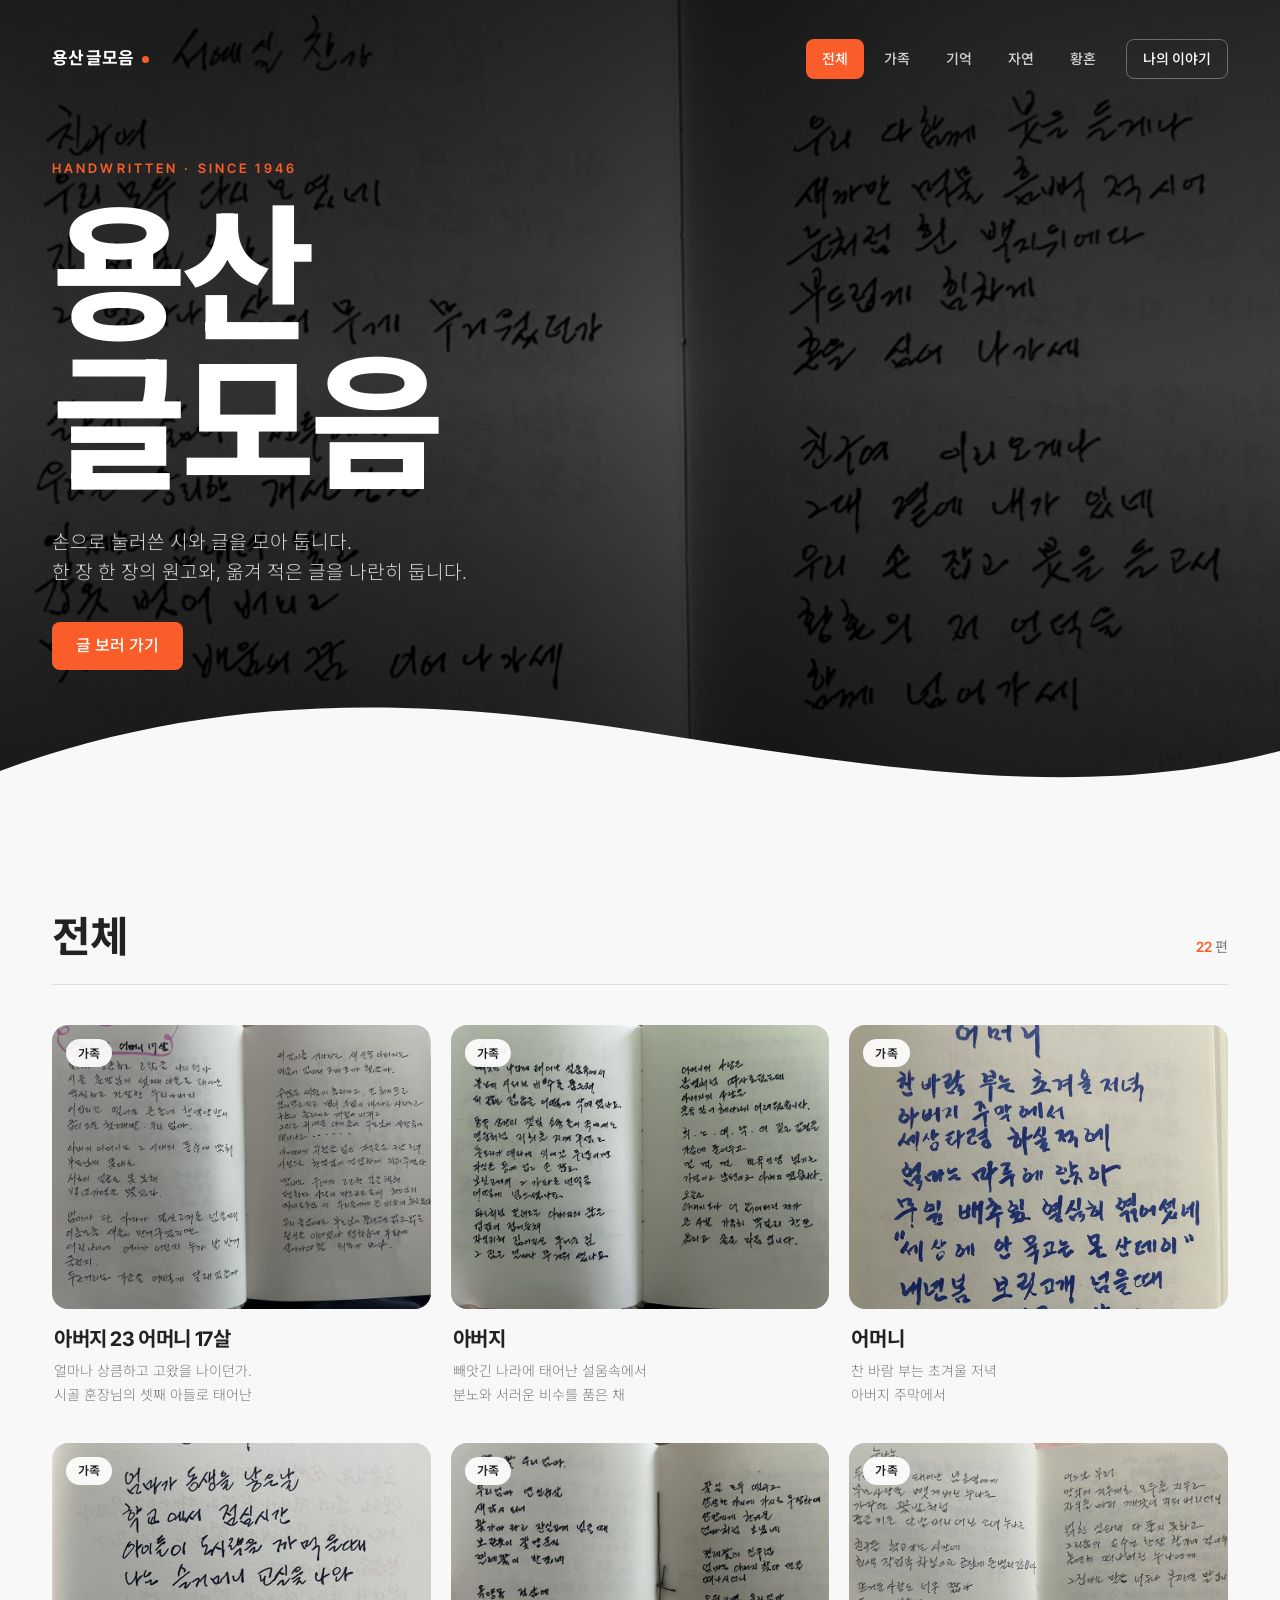
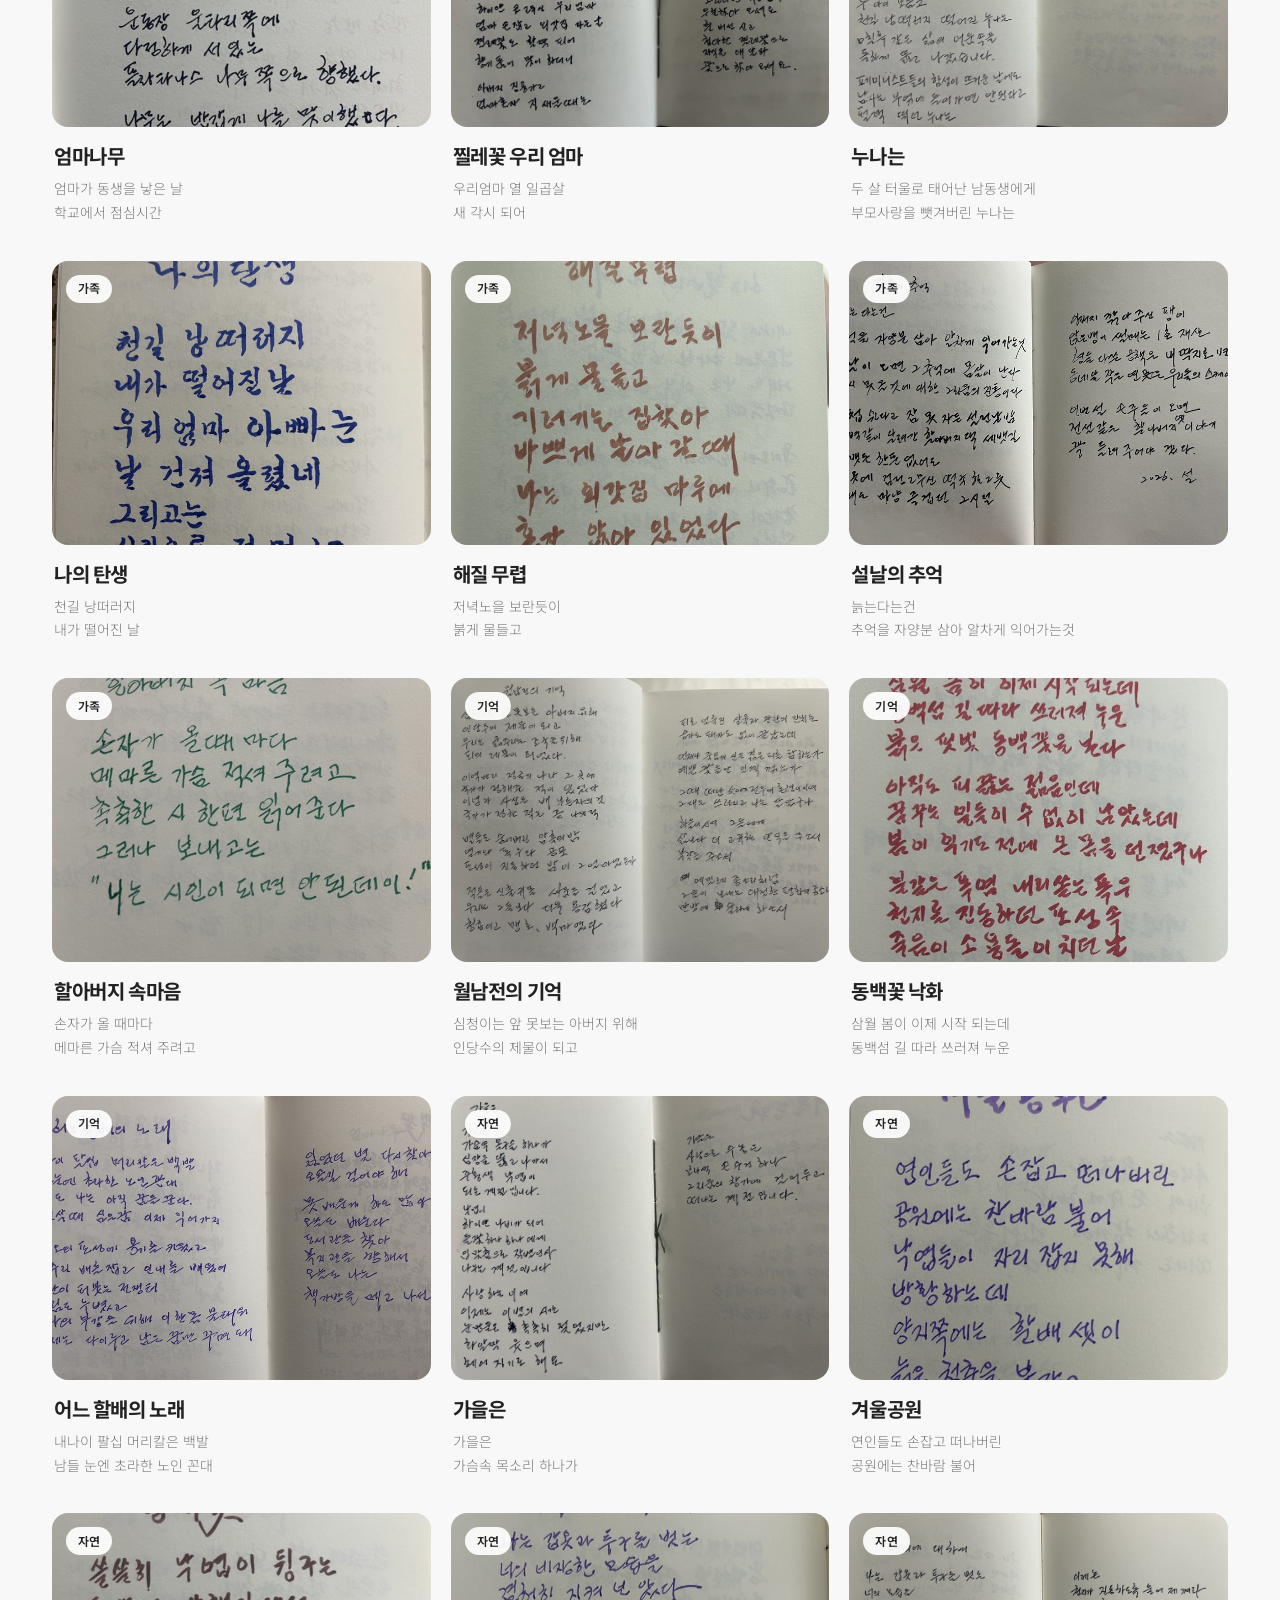
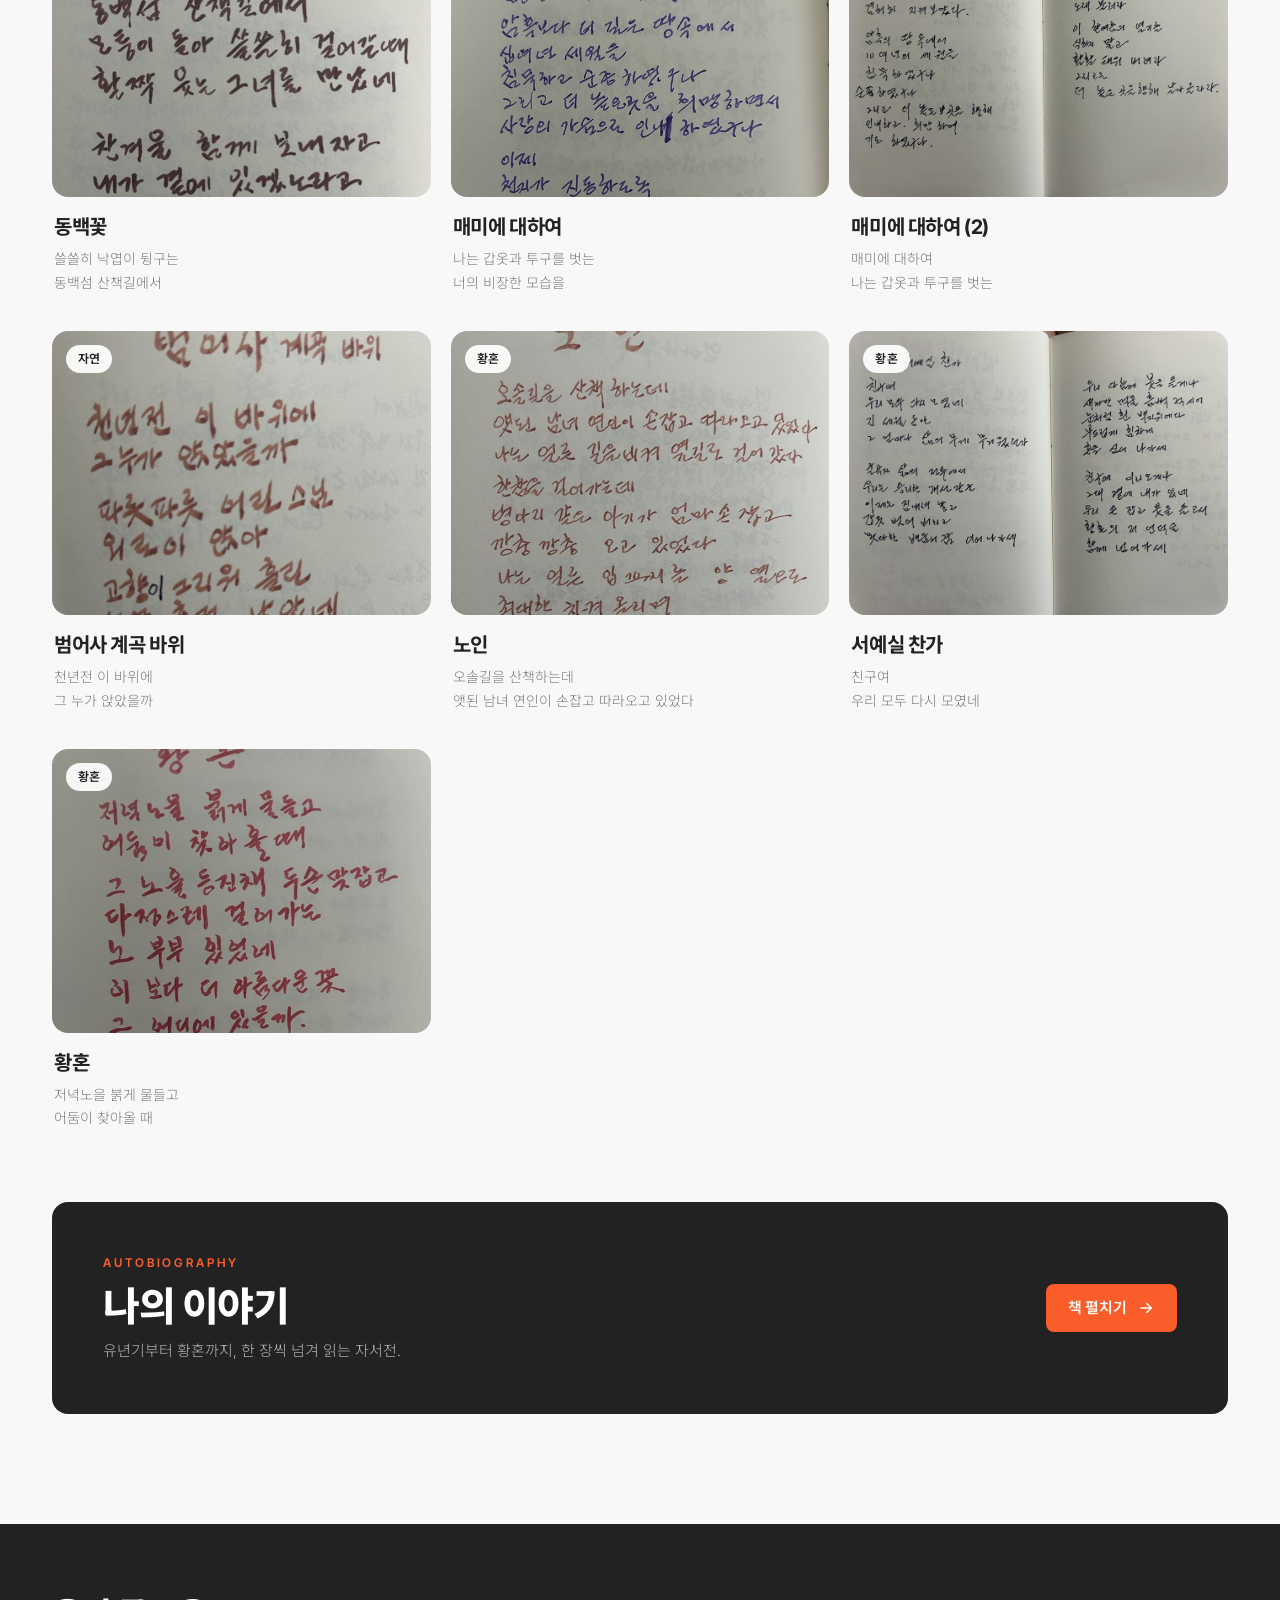
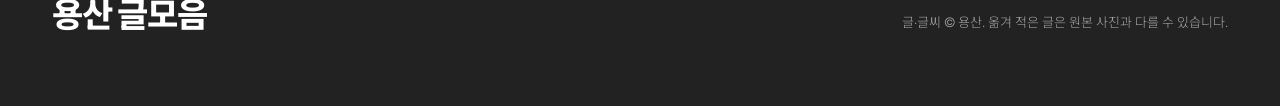
<file: index.html>
<!DOCTYPE html>
<html lang="ko">
<head>
<meta charset="utf-8">
<meta name="viewport" content="width=device-width, initial-scale=1">
<title>용산 글모음</title>
<meta name="description" content="손으로 눌러쓴 시와 글을 모아 둔 곳, 용산 글모음.">
<meta name="theme-color" content="#F8F8F8">
<meta property="og:title" content="용산 글모음">
<meta property="og:description" content="손으로 눌러쓴 시와 글을 모아 둔 곳.">
<meta property="og:type" content="website">
<meta property="og:url" content="https://dknife.github.io/YS/">
<link rel="preconnect" href="https://fonts.googleapis.com">
<link rel="preconnect" href="https://fonts.gstatic.com" crossorigin>
<link href="https://fonts.googleapis.com/css2?family=Inter+Tight:wght@300;400;500;600;700;800&family=Noto+Sans+KR:wght@300;400;500;700;900&display=swap" rel="stylesheet">
<link rel="stylesheet" href="assets/style.css?v=20260803d">
<link rel="icon" href="data:image/svg+xml,<svg xmlns='http://www.w3.org/2000/svg' viewBox='0 0 32 32'><rect width='32' height='32' rx='7' fill='%23222'/><rect x='7' y='9' width='18' height='2.5' fill='%23fff'/><rect x='7' y='15' width='18' height='2.5' fill='%23fff'/><rect x='7' y='21' width='11' height='2.5' fill='%23FA5D29'/></svg>">
</head>
<body>

<a class="skip-link" href="#main">본문으로 건너뛰기</a>

<header class="header" id="header">
  <div class="header-inner">
    <a class="wordmark" href="#top">
      용산 글모음<span class="dot"></span>
    </a>

    <div class="header-right">
      <nav class="nav nav-filters" id="nav" aria-label="분류">
        <ul class="nav-list" id="nav-list"></ul>
      </nav>
      <a class="nav-book" href="book.html">나의 이야기</a>
    </div>
  </div>
</header>

<section class="hero" id="top">
  <div class="hero-media" aria-hidden="true"></div>
  <div class="hero-inner">
    <p class="hero-eyebrow reveal" style="--d:0ms">HANDWRITTEN &middot; SINCE 1946</p>
    <h1 class="hero-title">
      <span class="line"><span class="reveal" style="--d:80ms">용산</span></span>
      <span class="line"><span class="reveal" style="--d:200ms">글모음</span></span>
    </h1>
    <p class="hero-sub reveal" style="--d:340ms">
      손으로 눌러쓴 시와 글을 모아 둡니다.<br>
      한 장 한 장의 원고와, 옮겨 적은 글을 나란히 둡니다.
    </p>
    <a class="btn btn-accent reveal" href="#main" style="--d:460ms">글 보러 가기</a>
  </div>

  <div class="shape-divider" aria-hidden="true">
    <svg viewBox="0 0 1200 150" preserveAspectRatio="none">
      <path d="M0,150 L0,80 C180,10 360,0 600,40 C840,80 1020,110 1200,60 L1200,150 Z"></path>
    </svg>
  </div>
</section>

<main id="main">
  <div class="container">
    <div class="section-head">
      <h2 class="section-title" id="section-title">전체</h2>
      <p class="section-meta"><span id="count">0</span> 편</p>
    </div>

    <!-- 좁은 화면에서는 분류를 본문 위에 늘어놓는다 -->
    <nav class="filters-inline" id="filters-inline" aria-label="분류"></nav>

    <div class="grid" id="grid"></div>
    <p class="empty" id="empty" hidden>글이 없습니다.</p>

    <a class="banner" href="book.html">
      <div class="banner-text">
        <p class="banner-eyebrow">AUTOBIOGRAPHY</p>
        <h2 class="banner-title">나의 이야기</h2>
        <p class="banner-sub">유년기부터 황혼까지, 한 장씩 넘겨 읽는 자서전.</p>
      </div>
      <span class="banner-cta">
        책 펼치기
        <svg viewBox="0 0 24 24" aria-hidden="true"><path d="M5 12h14M13 6l6 6-6 6"/></svg>
      </span>
    </a>
  </div>
</main>

<footer class="footer">
  <div class="container footer-inner">
    <p class="footer-mark">용산 글모음</p>
    <p class="footer-note">
      글·글씨 &copy; 용산. 옮겨 적은 글은 원본 사진과 다를 수 있습니다.
    </p>
  </div>
</footer>

<div class="viewer" id="viewer" hidden role="dialog" aria-modal="true" aria-labelledby="viewer-title">
  <button class="ctrl ctrl-prev" id="viewer-prev" aria-label="이전 글">
    <svg viewBox="0 0 24 24" aria-hidden="true"><path d="M15 5l-7 7 7 7"/></svg>
  </button>
  <button class="ctrl ctrl-next" id="viewer-next" aria-label="다음 글">
    <svg viewBox="0 0 24 24" aria-hidden="true"><path d="M9 5l7 7-7 7"/></svg>
  </button>

  <div class="viewer-panel">
    <div class="viewer-head">
      <div>
        <p class="viewer-cat" id="viewer-cat"></p>
        <h2 id="viewer-title"></h2>
      </div>
      <span class="viewer-count" id="viewer-count"></span>
    </div>

    <div class="viewer-body">
      <figure class="viewer-figure">
        <button class="btn-close" id="viewer-close" type="button">닫기</button>
        <img id="viewer-img" alt="">
      </figure>
      <div class="viewer-side">
        <article class="viewer-text" id="viewer-text"></article>
        <button class="btn-close" id="viewer-close-end" type="button">닫기</button>
      </div>
    </div>
  </div>
</div>

<script src="assets/app.js?v=20260803d"></script>
</body>
</html>
</file>
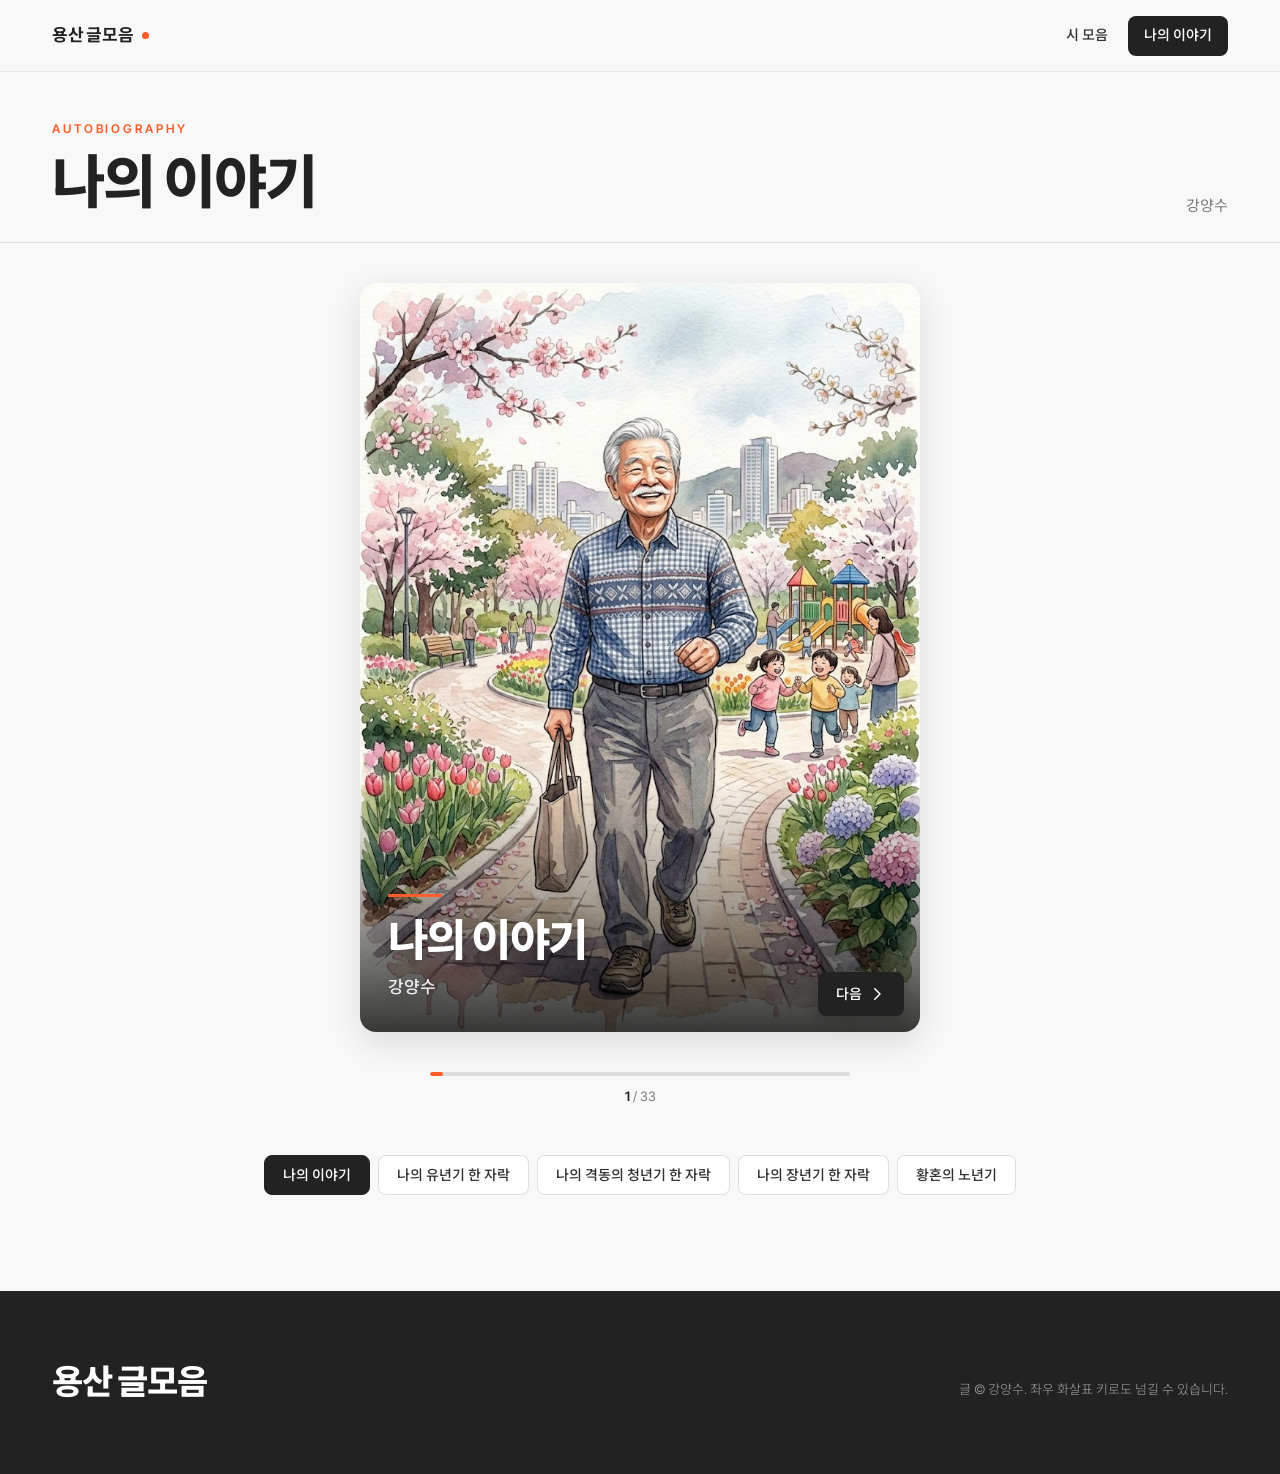
<file: book.html>
<!DOCTYPE html>
<html lang="ko">
<head>
<meta charset="utf-8">
<meta name="viewport" content="width=device-width, initial-scale=1">
<title>나의 이야기 — 용산 글모음</title>
<meta name="description" content="강양수의 자서전 「나의 이야기」를 그림과 함께 한 장씩 넘겨 읽습니다.">
<meta name="theme-color" content="#F8F8F8">
<meta property="og:title" content="나의 이야기 — 용산 글모음">
<meta property="og:description" content="그림과 함께 한 장씩 넘겨 읽는 자서전.">
<meta property="og:type" content="article">
<link rel="preconnect" href="https://fonts.googleapis.com">
<link rel="preconnect" href="https://fonts.gstatic.com" crossorigin>
<link href="https://fonts.googleapis.com/css2?family=Inter+Tight:wght@300;400;500;600;700;800&family=Noto+Sans+KR:wght@300;400;500;700;900&display=swap" rel="stylesheet">
<link rel="stylesheet" href="assets/style.css?v=20260803d">
<link rel="stylesheet" href="assets/book.css?v=20260803d">
<link rel="icon" href="data:image/svg+xml,<svg xmlns='http://www.w3.org/2000/svg' viewBox='0 0 32 32'><rect width='32' height='32' rx='7' fill='%23222'/><rect x='7' y='9' width='18' height='2.5' fill='%23fff'/><rect x='7' y='15' width='18' height='2.5' fill='%23fff'/><rect x='7' y='21' width='11' height='2.5' fill='%23FA5D29'/></svg>">
</head>
<body class="book-page">

<a class="skip-link" href="#stage">본문으로 건너뛰기</a>

<header class="header stuck" id="header">
  <div class="header-inner">
    <a class="wordmark" href="index.html">용산 글모음<span class="dot"></span></a>
    <nav class="nav" aria-label="주요">
      <ul class="nav-list">
        <li><a class="nav-link" href="index.html">시 모음</a></li>
        <li><a class="nav-link is-current" href="book.html" aria-current="page">나의 이야기</a></li>
      </ul>
    </nav>
  </div>
</header>

<main class="book-main">
  <div class="container book-head">
    <div>
      <p class="book-eyebrow">AUTOBIOGRAPHY</p>
      <h1 class="book-heading">나의 이야기</h1>
    </div>
    <p class="book-byline">강양수</p>
  </div>

  <div class="stage" id="stage">
    <div class="pages" id="pages" role="group" aria-label="책 본문"></div>
  </div>

  <div class="container controls">
    <div class="progress-wrap">
      <div class="progress" role="progressbar" aria-valuemin="1" aria-valuemax="1" aria-valuenow="1" id="progress">
        <span id="progress-bar"></span>
      </div>
      <p class="progress-label"><span id="page-label">1</span> / <span id="page-total">1</span></p>
    </div>
  </div>

  <nav class="toc container" id="toc" aria-label="목차"></nav>
</main>

<footer class="footer">
  <div class="container footer-inner">
    <p class="footer-mark">용산 글모음</p>
    <p class="footer-note">글 &copy; 강양수. 좌우 화살표 키로도 넘길 수 있습니다.</p>
  </div>
</footer>

<script src="assets/book.js?v=20260803d"></script>
</body>
</html>
</file>
<file: assets/style.css>
/* ==========================================================================
   용산 글모음 — DESIGN.md (Sutera style) 기반 테마
   미니멀 흑백 기조 + 오렌지 액센트
   ========================================================================== */

:root {
  /* 배경 */
  --bg: #F8F8F8;
  --bg-2: #EDEDED;
  --white: #FFFFFF;

  /* 텍스트 */
  --text: #222222;
  --text-2: #313131;
  --text-muted: #7a7a7a;

  /* 액센트 */
  --accent: #FA5D29;
  --cyan: #0693E3;

  /* 버튼 */
  --btn-bg: #222222;
  --btn-bg-hover: #383838;

  /* 형태 */
  --r-sm: 8px;
  --r-lg: 16px;
  --shadow: 0 2px 8px rgba(0, 0, 0, .1);
  --shadow-lg: 0 18px 50px rgba(0, 0, 0, .18);

  /* 레이아웃 */
  --max: 1300px;
  --pad: 52px;
  --gap: 20px;
  --header-h: 118px;
  --header-h-sticky: 71px;

  /* 모션 */
  --ease: cubic-bezier(.25, 1, .5, 1);
  --t: all .3s ease;

  --font: "Inter Tight", "Noto Sans KR", -apple-system, BlinkMacSystemFont, "Segoe UI", sans-serif;
}

* { box-sizing: border-box; }

html {
  -webkit-text-size-adjust: 100%;
  scroll-behavior: smooth;
  scroll-padding-top: var(--header-h-sticky);
}

body {
  margin: 0;
  background: var(--bg);
  color: var(--text);
  font-family: var(--font);
  font-size: 16px;
  font-weight: 400;
  line-height: 1.6;
  word-break: keep-all;
  -webkit-font-smoothing: antialiased;
}

h1, h2, h3 { line-height: 1.2; margin: 0; font-weight: 700; letter-spacing: -.02em; }
p { margin: 0; }
img { max-width: 100%; }

.container {
  width: 100%;
  max-width: var(--max);
  margin-inline: auto;
  padding-inline: var(--pad);
}

.skip-link {
  position: absolute;
  left: -9999px;
  top: 0;
  z-index: 200;
  background: var(--text);
  color: #fff;
  padding: 12px 20px;
  border-radius: 0 0 var(--r-sm) 0;
}
.skip-link:focus { left: 0; }

:focus-visible { outline: 2px solid var(--accent); outline-offset: 3px; }

/* ==========================================================================
   버튼
   ========================================================================== */

.btn {
  display: inline-flex;
  align-items: center;
  justify-content: center;
  height: 48px;
  padding: 0 24px;
  border: none;
  border-radius: var(--r-sm);
  background: var(--btn-bg);
  color: #fff;
  font: inherit;
  font-weight: 500;
  text-decoration: none;
  cursor: pointer;
  transition: background .3s ease, transform .3s ease;
}
.btn:hover { background: var(--btn-bg-hover); }
.btn-accent { background: var(--accent); }
.btn-accent:hover { background: #e04d1c; }

.link-accent {
  color: var(--accent);
  text-decoration: none;
  font-weight: 500;
  border-bottom: 1px solid transparent;
  transition: var(--t);
}
.link-accent:hover { border-bottom-color: var(--accent); }
.link-accent::after { content: " \2197"; }

/* ==========================================================================
   헤더
   ========================================================================== */

.header {
  position: fixed;
  inset: 0 0 auto 0;
  z-index: 100;
  height: var(--header-h);
  display: flex;
  align-items: center;
  transition: height .3s ease, background .3s ease, box-shadow .3s ease;
}

.header.stuck {
  height: var(--header-h-sticky);
  background: rgba(248, 248, 248, .88);
  backdrop-filter: saturate(160%) blur(12px);
  box-shadow: 0 1px 0 rgba(34, 34, 34, .08);
}

.header-inner {
  width: 100%;
  max-width: var(--max);
  margin-inline: auto;
  padding-inline: var(--pad);
  display: flex;
  align-items: center;
  justify-content: space-between;
  gap: var(--gap);
}

.wordmark {
  display: inline-flex;
  align-items: center;
  gap: 8px;
  color: #fff;
  font-size: 17px;
  font-weight: 700;
  letter-spacing: -.01em;
  text-decoration: none;
  transition: color .3s ease;
}
.header.stuck .wordmark { color: var(--text); }

.wordmark .dot {
  width: 7px;
  height: 7px;
  border-radius: 50%;
  background: var(--accent);
}

.nav {
  display: flex;
  align-items: center;
  gap: 4px;
}

.nav-list {
  display: flex;
  align-items: center;
  gap: 4px;
  margin: 0;
  padding: 0;
  list-style: none;
}

.nav-list button {
  height: 40px;
  padding: 0 16px;
  border: none;
  border-radius: var(--r-sm);
  background: transparent;
  color: rgba(255, 255, 255, .8);
  font: inherit;
  font-size: 14px;
  font-weight: 500;
  cursor: pointer;
  transition: var(--t);
}
.nav-list button:hover { color: #fff; background: rgba(255, 255, 255, .14); }
.nav-list button[aria-pressed="true"] { background: var(--accent); color: #fff; }

.header.stuck .nav-list button { color: var(--text-2); }
.header.stuck .nav-list button:hover { background: var(--bg-2); color: var(--text); }
.header.stuck .nav-list button[aria-pressed="true"] { background: var(--btn-bg); color: #fff; }

.header-right {
  display: flex;
  align-items: center;
  gap: 4px;
}

/* 좁은 화면에서 본문 위에 놓이는 분류 줄 (가로 스크롤) */
.filters-inline {
  display: none;
  gap: 8px;
  margin: -18px 0 30px;
  padding-bottom: 4px;
  overflow-x: auto;
  scrollbar-width: none;
  -ms-overflow-style: none;
  scroll-snap-type: x proximity;
  -webkit-overflow-scrolling: touch;
}
.filters-inline::-webkit-scrollbar { display: none; }

.filters-inline button {
  flex: none;
  height: 40px;
  padding: 0 18px;
  border: 1px solid rgba(34, 34, 34, .14);
  border-radius: var(--r-sm);
  background: var(--white);
  color: var(--text-2);
  font: inherit;
  font-size: 14px;
  font-weight: 500;
  cursor: pointer;
  scroll-snap-align: start;
  transition: var(--t);
}
.filters-inline button[aria-pressed="true"] {
  background: var(--btn-bg);
  border-color: var(--btn-bg);
  color: #fff;
}

/* ==========================================================================
   히어로
   ========================================================================== */

.hero {
  position: relative;
  min-height: 82vh;
  display: flex;
  align-items: center;
  background: #1a1a1a;
  overflow: hidden;
  isolation: isolate;
}

.hero-media {
  position: absolute;
  inset: 0;
  z-index: -1;
  background-image: url("thumbs/%EC%84%9C%EC%98%88%EC%8B%A4%20%EC%B0%AC%EA%B0%80.jpg");
  background-size: cover;
  background-position: center 38%;
  filter: grayscale(1) brightness(.42) contrast(1.05);
  transform: scale(1.04);
  animation: heroZoom 14s ease-out forwards;
}

@keyframes heroZoom {
  from { transform: scale(1.12); }
  to   { transform: scale(1.02); }
}

.hero-media::after {
  content: "";
  position: absolute;
  inset: 0;
  background: linear-gradient(180deg, rgba(0, 0, 0, .55) 0%, rgba(0, 0, 0, .2) 45%, rgba(0, 0, 0, .55) 100%);
}

.hero-inner {
  width: 100%;
  max-width: var(--max);
  margin-inline: auto;
  padding: calc(var(--header-h) + 40px) var(--pad) 170px;
  color: #fff;
}

.hero-eyebrow {
  font-size: 13px;
  font-weight: 600;
  letter-spacing: .24em;
  color: var(--accent);
  margin-bottom: 22px;
}

.hero-title {
  font-size: clamp(42px, 11.5vw, 146px);
  font-weight: 800;
  letter-spacing: -.035em;
  line-height: 1.02;
  margin-bottom: 28px;
}

.hero-title .line { display: block; overflow: hidden; }

.hero-sub {
  max-width: 40ch;
  font-size: clamp(16px, 1.5vw, 20px);
  font-weight: 300;
  line-height: 1.6;
  color: rgba(255, 255, 255, .82);
  margin-bottom: 34px;
}

/* 텍스트 리빌 — display 는 각 요소의 것을 그대로 둔다 */
.reveal {
  transform: translateY(1.3em);
  opacity: 0;
  animation: revealUp 1.2s var(--ease) forwards;
  animation-delay: var(--d, 0ms);
}
span.reveal { display: inline-block; }
@keyframes revealUp {
  to { transform: translateY(0); opacity: 1; }
}

/* Shape divider */
.shape-divider {
  position: absolute;
  left: 0;
  right: 0;
  bottom: -1px;
  height: 150px;
  line-height: 0;
  pointer-events: none;
}
.shape-divider svg { width: 100%; height: 100%; display: block; }
.shape-divider path { fill: var(--bg); }

/* ==========================================================================
   목록
   ========================================================================== */

main { padding: 72px 0 110px; }

.section-head {
  display: flex;
  align-items: baseline;
  justify-content: space-between;
  gap: var(--gap);
  padding-bottom: 22px;
  margin-bottom: 40px;
  border-bottom: 1px solid rgba(34, 34, 34, .12);
}

.section-title {
  font-size: clamp(24px, 3.4vw, 42px);
  font-weight: 700;
  letter-spacing: -.03em;
}

.section-meta {
  font-size: 14px;
  color: var(--text-muted);
  white-space: nowrap;
}
.section-meta #count { color: var(--accent); font-weight: 600; }

.grid {
  display: grid;
  grid-template-columns: repeat(auto-fill, minmax(280px, 1fr));
  gap: 36px var(--gap);
}

.card {
  display: flex;
  flex-direction: column;
  padding: 0;
  border: none;
  text-align: left;
  font: inherit;
  color: inherit;
  background: transparent;
  cursor: pointer;
  opacity: 0;
  transform: translateY(28px);
  transition: opacity .7s var(--ease), transform .7s var(--ease);
}
.card.in { opacity: 1; transform: none; }

.card-media {
  position: relative;
  aspect-ratio: 16 / 12;
  overflow: hidden;
  border-radius: var(--r-lg);
  background: var(--bg-2);
}

.card-media img {
  width: 100%;
  height: 100%;
  object-fit: cover;
  object-position: 50% 20%;
  display: block;
  transition: transform .5s var(--ease), filter .3s ease;
}

.card:hover .card-media img,
.card:focus-visible .card-media img {
  transform: scale(1.045);
  filter: brightness(80%);
}

.card-tag {
  position: absolute;
  left: 14px;
  top: 14px;
  z-index: 1;
  height: 28px;
  padding: 0 12px;
  display: inline-flex;
  align-items: center;
  border-radius: 999px;
  background: rgba(255, 255, 255, .92);
  color: var(--text);
  font-size: 12px;
  font-weight: 600;
  letter-spacing: .02em;
}

.card-body { padding: 18px 2px 0; }

.card-title {
  font-size: 20px;
  font-weight: 700;
  letter-spacing: -.02em;
  margin-bottom: 8px;
  transition: color .3s ease;
}
.card:hover .card-title { color: var(--accent); }

.card-excerpt {
  font-size: 14px;
  font-weight: 300;
  line-height: 1.7;
  color: var(--text-muted);
  white-space: pre-line;
  overflow: hidden;
  display: -webkit-box;
  -webkit-line-clamp: 2;
  -webkit-box-orient: vertical;
}

.empty {
  padding: 60px 0 40px;
  text-align: center;
  color: var(--text-muted);
}

/* 자서전 배너 */
.banner {
  margin-top: 72px;
  padding: clamp(32px, 4vw, 52px);
  border-radius: var(--r-lg);
  background: var(--text);
  color: #fff;
  text-decoration: none;
  display: flex;
  align-items: center;
  justify-content: space-between;
  gap: 28px;
  flex-wrap: wrap;
  transition: background .3s ease;
}
.banner:hover { background: var(--btn-bg-hover); }

.banner-eyebrow {
  font-size: 12px;
  font-weight: 600;
  letter-spacing: .24em;
  color: var(--accent);
  margin-bottom: 10px;
}
.banner-title {
  font-size: clamp(26px, 3.4vw, 40px);
  font-weight: 800;
  letter-spacing: -.03em;
  margin-bottom: 8px;
}
.banner-sub { font-size: 15px; font-weight: 300; color: rgba(255, 255, 255, .68); }

.banner-cta {
  flex: none;
  display: inline-flex;
  align-items: center;
  gap: 10px;
  height: 48px;
  padding: 0 22px;
  border-radius: var(--r-sm);
  background: var(--accent);
  font-size: 15px;
  font-weight: 600;
  transition: transform .3s ease;
}
.banner:hover .banner-cta { transform: translateX(4px); }
.banner-cta svg { width: 18px; height: 18px; fill: none; stroke: currentColor; stroke-width: 2; stroke-linecap: round; stroke-linejoin: round; }

/* 헤더의 자서전 링크 */
.nav-book {
  display: inline-flex;
  align-items: center;
  height: 40px;
  margin-left: 10px;
  padding: 0 16px;
  background: transparent;
  border: 1px solid rgba(255, 255, 255, .32);
  border-radius: var(--r-sm);
  color: #fff;
  font-size: 14px;
  font-weight: 500;
  text-decoration: none;
  white-space: nowrap;
  transition: var(--t);
}
.nav-book:hover { background: #fff; color: var(--text); border-color: #fff; }
.header.stuck .nav-book { border-color: rgba(34, 34, 34, .2); color: var(--text-2); }
.header.stuck .nav-book:hover { background: var(--btn-bg); border-color: var(--btn-bg); color: #fff; }

/* ==========================================================================
   푸터
   ========================================================================== */

.footer {
  background: var(--text);
  color: #fff;
  padding: 64px 0;
}

.footer-inner {
  display: flex;
  align-items: baseline;
  justify-content: space-between;
  gap: var(--gap);
  flex-wrap: wrap;
}

.footer-mark {
  font-size: clamp(22px, 3vw, 34px);
  font-weight: 800;
  letter-spacing: -.03em;
}

.footer-note {
  font-size: 13px;
  font-weight: 300;
  color: rgba(255, 255, 255, .6);
}

/* ==========================================================================
   뷰어
   ========================================================================== */

.viewer {
  position: fixed;
  inset: 0;
  z-index: 150;
  background: rgba(20, 20, 20, .86);
  backdrop-filter: blur(6px);
  overflow-y: auto;
  padding: 84px 24px 48px;
  animation: fadeIn .3s ease;
}
.viewer[hidden] { display: none; }
@keyframes fadeIn { from { opacity: 0 } to { opacity: 1 } }

.viewer-panel {
  width: min(1180px, 100%);
  margin-inline: auto;
  background: var(--white);
  border-radius: var(--r-lg);
  box-shadow: var(--shadow-lg);
  overflow: hidden;
}

.viewer-head {
  display: flex;
  align-items: flex-start;
  justify-content: space-between;
  gap: var(--gap);
  padding: 32px 40px 26px;
  border-bottom: 1px solid rgba(34, 34, 34, .1);
}

.viewer-cat {
  font-size: 12px;
  font-weight: 600;
  letter-spacing: .18em;
  color: var(--accent);
  margin-bottom: 8px;
}

.viewer-head h2 {
  font-size: clamp(24px, 3vw, 36px);
  font-weight: 700;
  letter-spacing: -.03em;
}

.viewer-count { font-size: 13px; color: var(--text-muted); white-space: nowrap; padding-top: 6px; }

.viewer-body { display: grid; grid-template-columns: 1.1fr 1fr; }

.viewer-figure {
  margin: 0;
  padding: 32px;
  background: var(--bg-2);
}

.viewer-figure img {
  width: 100%;
  height: auto;
  display: block;
  border-radius: var(--r-sm);
  box-shadow: var(--shadow);
  background: #fff;
}

.viewer-side { display: flex; flex-direction: column; }

/* 글 앞뒤로 놓이는 닫기 버튼 */
.btn-close {
  align-self: flex-start;
  height: 40px;
  padding: 0 20px;
  border: 1px solid rgba(34, 34, 34, .18);
  border-radius: var(--r-sm);
  background: var(--white);
  color: var(--text-2);
  font: inherit;
  font-size: 14px;
  font-weight: 500;
  cursor: pointer;
  transition: var(--t);
}
.btn-close:hover { border-color: var(--accent); color: var(--accent); }

.viewer-figure .btn-close { margin-bottom: 22px; }

.viewer-side .btn-close {
  align-self: flex-end;
  margin: 0 44px 44px;
}

.viewer-text {
  flex: 1;
  padding: 40px 44px 32px;
  white-space: pre-wrap;
  font-size: 16px;
  font-weight: 300;
  line-height: 2;
  color: var(--text-2);
  overflow-wrap: break-word;
}

.viewer-text .poem-title {
  display: block;
  font-size: 19px;
  font-weight: 700;
  color: var(--text);
  letter-spacing: -.02em;
  margin-bottom: 26px;
  padding-bottom: 18px;
  border-bottom: 2px solid var(--accent);
  width: fit-content;
}

.spinner {
  display: inline-block;
  width: 18px;
  height: 18px;
  border: 2px solid rgba(34, 34, 34, .18);
  border-top-color: var(--accent);
  border-radius: 50%;
  animation: loadingSpinner .6s linear infinite;
  vertical-align: -3px;
}
@keyframes loadingSpinner {
  0%   { transform: rotate(0deg); }
  100% { transform: rotate(360deg); }
}

/* 뷰어 컨트롤 */
.ctrl {
  position: fixed;
  z-index: 160;
  width: 48px;
  height: 48px;
  border: none;
  border-radius: var(--r-sm);
  background: rgba(255, 255, 255, .14);
  color: #fff;
  cursor: pointer;
  display: grid;
  place-items: center;
  transition: background .3s ease;
}
.ctrl:hover { background: rgba(255, 255, 255, .3); }
.ctrl svg { width: 22px; height: 22px; fill: none; stroke: currentColor; stroke-width: 2; stroke-linecap: round; stroke-linejoin: round; }

.ctrl-prev  { top: 50%; left: 24px;  transform: translateY(-50%); }
.ctrl-next  { top: 50%; right: 24px; transform: translateY(-50%); }

/* ==========================================================================
   반응형
   ========================================================================== */

@media (max-width: 1270px) {
  :root { --pad: 40px; }
}

@media (max-width: 999px) {
  :root { --header-h: 76px; --header-h-sticky: 64px; }
  /* 분류는 헤더에서 빼고 본문 위 가로줄로 옮긴다 (책 링크는 헤더에 그대로 둔다) */
  .nav-filters { display: none; }
  .filters-inline { display: flex; }
  .hero-inner { padding-bottom: 140px; }
  .viewer-body { grid-template-columns: 1fr; }
  .viewer-figure { padding: 24px; }
  .viewer-head { padding: 26px 26px 22px; }
  .viewer-text { padding: 30px 26px 26px; }
  .viewer-side .btn-close { margin: 0 26px 32px; }
  .ctrl-prev { left: 12px; }
  .ctrl-next { right: 12px; }
}

@media (max-width: 768px) {
  :root { --pad: 24px; }
  /* 분류 줄은 화면 끝까지 흐르게 */
  .filters-inline {
    margin-inline: calc(var(--pad) * -1);
    padding-inline: var(--pad);
  }
  .shape-divider { height: 80px; }
  main { padding: 48px 0 80px; }
  .grid { grid-template-columns: repeat(auto-fill, minmax(240px, 1fr)); gap: 30px 16px; }
  .viewer { padding: 76px 12px 32px; }
}

@media (max-width: 576px) {
  .grid { grid-template-columns: 1fr; }
  .hero { min-height: 74vh; }
  .footer { padding: 44px 0; }
  .footer-inner { flex-direction: column; gap: 12px; }
}

@media (prefers-reduced-motion: reduce) {
  html { scroll-behavior: auto; }
  *, *::before, *::after {
    animation-duration: .01ms !important;
    animation-iteration-count: 1 !important;
    transition-duration: .01ms !important;
  }
  .reveal { transform: none; opacity: 1; }
  .card { opacity: 1; transform: none; }
  .hero-media { animation: none; transform: none; }
}
</file>
<file: assets/book.css>
/* ==========================================================================
   나의 이야기 — 그림과 글
   1쪽은 표지, 2쪽부터는 왼쪽 그림 / 오른쪽 글
   style.css 의 토큰을 그대로 쓴다
   ========================================================================== */

.book-page { background: var(--bg); }

.book-main { padding: calc(var(--header-h-sticky) + 48px) 0 96px; }

/* ---------- 머리말 ---------- */

.book-head {
  display: flex;
  align-items: flex-end;
  justify-content: space-between;
  gap: var(--gap);
  flex-wrap: wrap;
  padding-bottom: 24px;
  margin-bottom: 40px;
  border-bottom: 1px solid rgba(34, 34, 34, .12);
}

.book-eyebrow {
  font-size: 12px;
  font-weight: 600;
  letter-spacing: .24em;
  color: var(--accent);
  margin-bottom: 10px;
}

.book-heading {
  font-size: clamp(30px, 5vw, 58px);
  font-weight: 800;
  letter-spacing: -.035em;
}

.book-byline { font-size: 15px; color: var(--text-muted); }

/* ---------- 무대 ---------- */

.stage {
  width: 100%;
  max-width: var(--max);
  margin-inline: auto;
  padding-inline: var(--pad);
}

.pages {
  width: min(1000px, 100%);
  margin-inline: auto;
}

/* 한 번에 한 쪽만 보여 준다 */
.page { display: none; }

.page.is-current {
  display: grid;
  grid-template-columns: minmax(0, 1fr) minmax(0, 1fr);
  gap: clamp(20px, 3.4vw, 44px);
  align-items: stretch;         /* 글 칸이 그림 높이에 맞춰 늘어난다 */
  animation: page-in .35s var(--ease) both;
}

@keyframes page-in {
  from { opacity: 0; transform: translateY(8px); }
  to   { opacity: 1; transform: none; }
}

/* ---------- 그림 ---------- */

.page-art {
  position: relative;
  align-self: start;            /* 그림은 제 비율대로 (늘어나지 않는다) */
  border-radius: var(--r-lg);
  overflow: hidden;
  background: #f2efea;
  box-shadow: 0 10px 34px rgba(0, 0, 0, .12);
  aspect-ratio: 3 / 4;          /* 받기 전 자리 잡아 두기 */
}

/* 다 받고 나면 그림 본래 비율대로 (가로로 그린 쪽도 있다) */
.page-art.is-loaded { aspect-ratio: auto; }

.page-art img {
  display: block;
  width: 100%;
  height: auto;
  opacity: 0;
  transition: opacity .4s ease;
}
.page-art img[src] { opacity: 1; }

/* 그림을 못 받았을 때는 자리만 조용히 남긴다 */
.page-art.is-missing img { display: none; }

/* ---------- 글 ---------- */

.page-text {
  position: relative;
  display: flex;
  flex-direction: column;
  background: var(--white);
  border-radius: var(--r-lg);
  box-shadow: 0 10px 34px rgba(0, 0, 0, .08);
  padding: clamp(28px, 3.4vw, 46px) clamp(24px, 3.2vw, 44px);
  /* 오른쪽 아래 '다음' 버튼 자리 */
  padding-bottom: 76px;
}

/* 글이 짧으면 가운데에, 길면 위에서부터 */
.page-text-inner {
  flex: 1;
  display: flex;
  flex-direction: column;
  justify-content: center;
}

.page-text p:last-child { margin-bottom: 0; }

.page-text p {
  font-size: clamp(15px, 1.15vw, 17px);
  font-weight: 300;
  line-height: 1.95;
  color: var(--text-2);
  margin-bottom: 1.15em;
}

.page-text .verse {
  margin: 1.5em 0;
  padding-left: 1.1em;
  border-left: 2px solid var(--accent);
  font-weight: 400;
  color: var(--text);
  white-space: pre-line;
  line-height: 1.95;
}

/* 쪽 번호는 '다음' 버튼과 부딪히지 않게 왼쪽 아래에 둔다 */
.page-no {
  flex: none;
  margin: 28px 0 0 !important;
  text-align: left;
  font-size: 12px !important;
  color: #b3aca6 !important;
  letter-spacing: .08em;
}

/* ---------- 장 표제지 ---------- */

.page.is-chapter .p-sub {
  font-size: clamp(24px, 2.8vw, 36px);
  font-weight: 700;
  color: var(--text);
  letter-spacing: -.03em;
  margin: 0;
}

.page.is-chapter .p-sub::before {
  content: "";
  display: block;
  width: 54px;
  height: 3px;
  background: var(--accent);
  margin-bottom: 22px;
}



/* ---------- 표지 ---------- */

.page.is-cover.is-current {
  grid-template-columns: minmax(0, 1fr);
  width: min(560px, 100%);
  margin-inline: auto;
  position: relative;
}

.page.is-cover .page-text {
  position: absolute;
  inset: auto 0 0 0;
  background: linear-gradient(180deg, rgba(0, 0, 0, 0), rgba(0, 0, 0, .34) 48%, rgba(0, 0, 0, .78));
  border-radius: 0 0 var(--r-lg) var(--r-lg);
  box-shadow: none;
  padding: 110px clamp(24px, 5%, 36px) clamp(26px, 5%, 34px);
}

.page.is-cover .p-title {
  font-size: clamp(30px, 5vw, 44px);
  font-weight: 800;
  letter-spacing: -.035em;
  line-height: 1.15;
  color: #fff;
  margin-bottom: 6px;
  text-shadow: 0 2px 18px rgba(0, 0, 0, .35);
}

.page.is-cover .p-sub {
  font-size: clamp(14px, 1.8vw, 17px);
  font-weight: 500;
  color: rgba(255, 255, 255, .9);
  margin: 0;
  text-shadow: 0 2px 14px rgba(0, 0, 0, .35);
}

.page.is-cover .p-title::before {
  content: "";
  display: block;
  width: 54px;
  height: 3px;
  background: var(--accent);
  margin-bottom: 18px;
}

/* ---------- 조작부 ---------- */

.controls {
  display: flex;
  align-items: center;
  justify-content: center;
  gap: 24px;
  margin-top: 40px;
}

/* 넘김 버튼 — 그림 왼쪽 아래, 글 오른쪽 아래 */

.turn {
  position: absolute;
  bottom: 16px;
  z-index: 2;
  display: inline-flex;
  align-items: center;
  gap: 6px;
  height: 44px;
  padding: 0 18px;
  border: none;
  border-radius: var(--r-sm);
  background: var(--btn-bg);
  color: #fff;
  font: inherit;
  font-size: 14px;
  font-weight: 500;
  cursor: pointer;
  box-shadow: 0 4px 16px rgba(0, 0, 0, .22);
  transition: background .3s ease, opacity .3s ease;
}
.turn:hover:not(:disabled) { background: var(--btn-bg-hover); }
.turn:disabled { opacity: 0; pointer-events: none; }
.turn svg { width: 18px; height: 18px; fill: none; stroke: currentColor; stroke-width: 2; stroke-linecap: round; stroke-linejoin: round; }

.turn-prev { left: 16px; }
.turn-next { right: 16px; }

.progress-wrap { width: min(420px, 52vw); }

.progress {
  height: 4px;
  border-radius: 999px;
  background: rgba(34, 34, 34, .12);
  overflow: hidden;
}
.progress span {
  display: block;
  height: 100%;
  width: 0;
  background: var(--accent);
  border-radius: 999px;
  transition: width .4s var(--ease);
}

.progress-label {
  margin-top: 10px;
  text-align: center;
  font-size: 13px;
  color: var(--text-muted);
}
.progress-label #page-label { color: var(--text); font-weight: 600; }

/* ---------- 목차 ---------- */

.toc {
  margin-top: 48px;
  display: flex;
  flex-wrap: wrap;
  gap: 8px;
  justify-content: center;
}

.toc button {
  height: 40px;
  padding: 0 18px;
  border: 1px solid rgba(34, 34, 34, .14);
  border-radius: var(--r-sm);
  background: var(--white);
  color: var(--text-2);
  font: inherit;
  font-size: 14px;
  font-weight: 500;
  cursor: pointer;
  transition: var(--t);
}
.toc button:hover { border-color: var(--accent); color: var(--accent); }
.toc button[aria-current="true"] { background: var(--btn-bg); border-color: var(--btn-bg); color: #fff; }

/* ---------- 헤더 링크 ---------- */

.nav-link {
  display: inline-flex;
  align-items: center;
  height: 40px;
  padding: 0 16px;
  border-radius: var(--r-sm);
  color: var(--text-2);
  font-size: 14px;
  font-weight: 500;
  text-decoration: none;
  transition: var(--t);
}
.nav-link:hover { background: var(--bg-2); color: var(--text); }
.nav-link.is-current { background: var(--btn-bg); color: #fff; }

/* ---------- 좁은 화면: 그림 아래 글 ---------- */

@media (max-width: 700px) {
  .book-main { padding-top: calc(var(--header-h-sticky) + 28px); }

  .page.is-current {
    grid-template-columns: minmax(0, 1fr);
    gap: 18px;
  }

  .page.is-cover.is-current { width: 100%; }

  .controls { gap: 14px; margin-top: 28px; }
  /* 버튼 두 개 사이의 남는 폭만 차지하게 해 가로로 넘치지 않도록 한다 */
  .progress-wrap { width: auto; flex: 1; min-width: 0; }
  .toc { margin-top: 36px; }
}

@media (prefers-reduced-motion: reduce) {
  .page.is-current { animation: none; }
  .page-art img { transition: none; }
}
</file>
